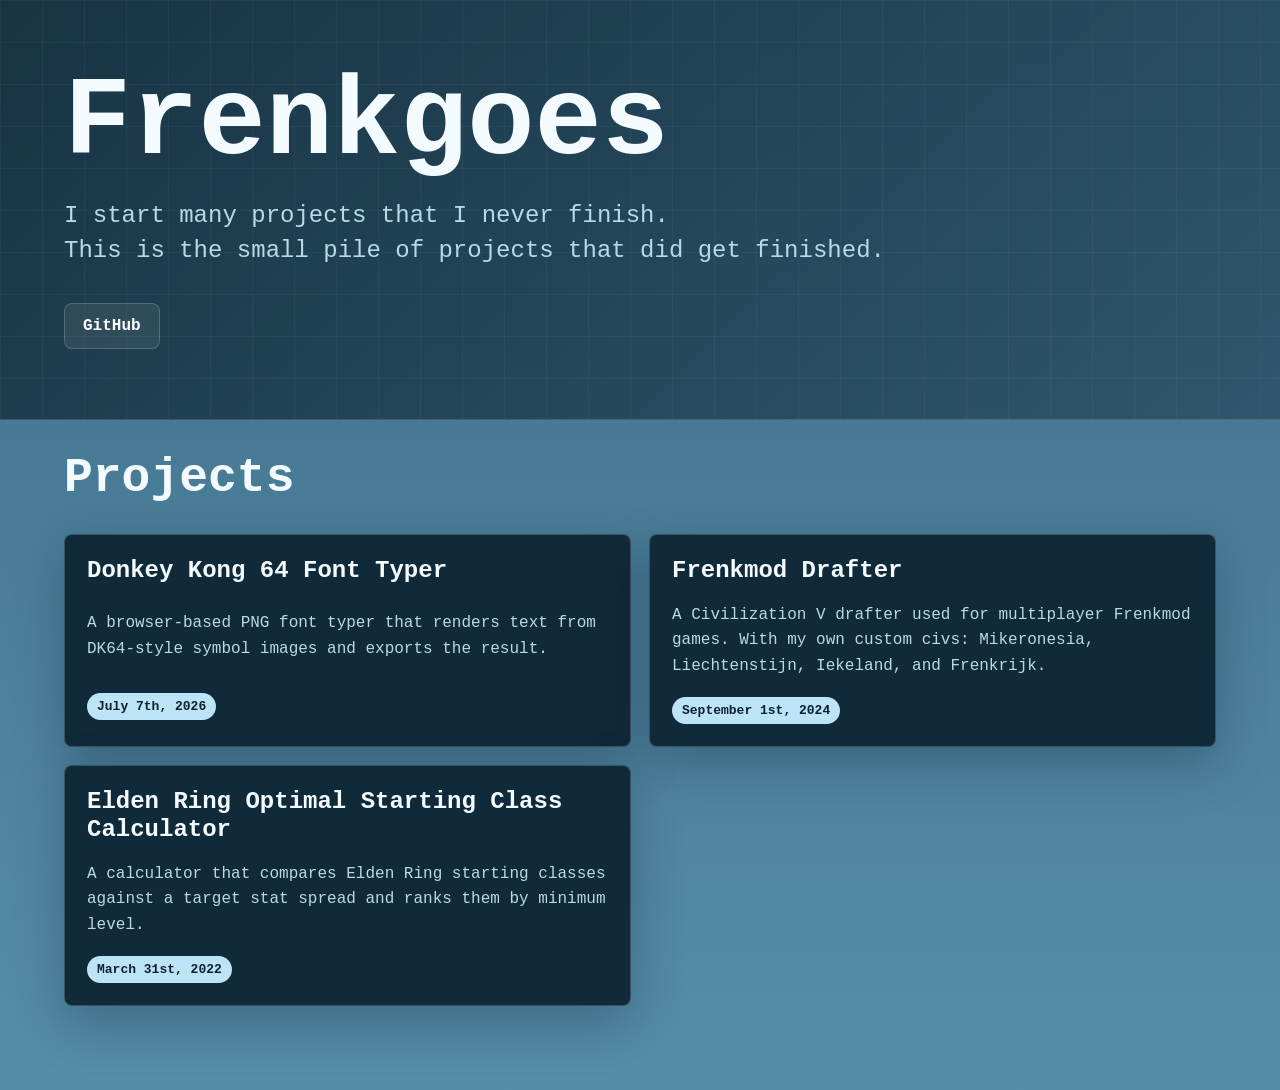
<file: index.html>
<!DOCTYPE html>
<html lang="en">
<head>
    <meta charset="utf-8" />
    <meta name="viewport" content="width=device-width, initial-scale=1" />
    <meta name="description" content="Frenk's developer projects and web tools." />
    <title>Frenkgoes | Projects</title>
    <link rel="stylesheet" href="assets/css/site.css" />
    <script src="assets/js/projects.js" defer></script>
</head>
<body>
    <main>
        <section class="hero" aria-labelledby="hero-title">
            <div class="hero-content">
                <!--<p class="eyebrow">Developer portfolio</p>-->
                <h1 id="hero-title">Frenkgoes</h1>
                <p class="hero-copy">
                    I start many projects that I never finish.<br />
                    This is the small pile of projects that did get finished.
                </p>
                <div class="hero-actions">
                    <!--<a class="button button-primary" href="#projects">View projects</a>-->
                    <a class="button button-secondary" href="https://github.com/IAmFrenk" target="_blank">GitHub</a>
                </div>
            </div>
        </section>

        <section class="projects-section" id="projects" aria-labelledby="projects-title">
            <div class="section-heading">
                <h2 id="projects-title">Projects</h2>
                <!--<p class="eyebrow">Projects</p>
                <h2 id="projects-title">Things you can open</h2>
                <p>
                    A small collection of web tools, experiments, and utilities that are ready to use.
                </p>-->
            </div>

            <div class="project-grid" id="project-list"></div>
        </section>
    </main>

    <!--<footer class="site-footer">
        <span>Built by Frenk</span>
        <a href="https://github.com/IAmFrenk">github.com/IAmFrenk</a>
    </footer>-->
</body>
</html>
</file>
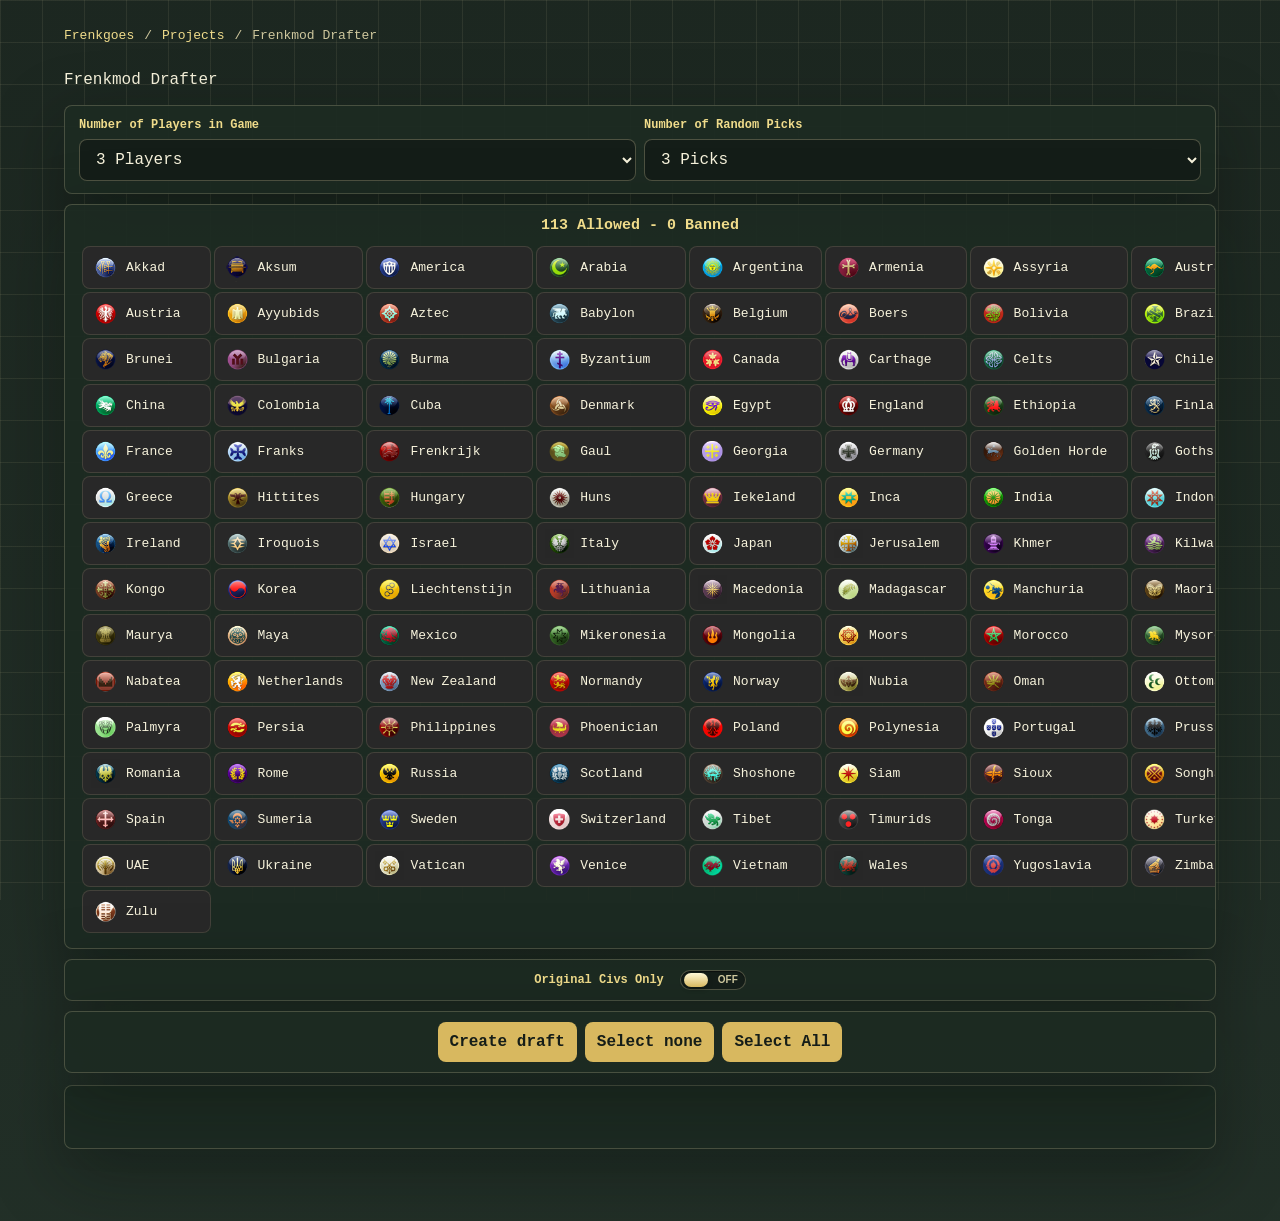
<file: projects/civ5-drafter/index.html>
﻿<!DOCTYPE html PUBLIC "-//W3C//DTD XHTML 1.0 Transitional//EN" "http://www.w3.org/TR/xhtml1/DTD/xhtml1-transitional.dtd">
<html lang="en">

<head>
    <meta charset="utf-8" />
    <meta name="viewport" content="width=device-width, initial-scale=1" />
    <meta name="description" content="Draft randomized Civilization V picks for multiplayer Frenkmod games." />
    <title>Frenkmod Drafter | Frenkgoes</title>
    <link href="styles/civ5drafter.css" rel="stylesheet" type="text/css" />
    <script src="https://ajax.googleapis.com/ajax/libs/jquery/3.3.1/jquery.min.js"></script>
    <script src="scripts/drafter.js"></script>
</head>

<body>
    <main class="page-shell">
        <nav class="breadcrumbs" aria-label="Breadcrumb">
            <a href="../../">Frenkgoes</a>
            <span aria-hidden="true">/</span>
            <a href="../../#projects">Projects</a>
            <span aria-hidden="true">/</span>
            <span>Frenkmod Drafter</span>
        </nav>

        <div id="main">
            <div id="header">
                <p class="headline">Frenkmod Drafter</p>
            </div>
            <form method="post">
                <div id="playerdetails">
                    <ul>
                        <li>
                            <label>Number of Players in Game</label>
                            <select class="drafterdropbox" id="gameplayers">
                                <option>1 Player</option>
                                <option>2 Players</option>
                                <option selected="selected">3 Players</option>
                                <option>4 Players</option>
                                <option>5 Players</option>
                                <option>6 Players</option>
                                <option>7 Players</option>
                                <option>8 Players</option>
                                <option>9 Players</option>
                                <option>10 Players</option>
                                <option>11 Players</option>
                                <option>12 Players</option>
                            </select>
                        </li>
                        <li>
                            <label>Number of Random Picks</label>
                            <select class="drafterdropbox" id="picks">
                                <option>1 Pick</option>
                                <option>2 Picks</option>
                                <option selected="selected">3 Picks</option>
                                <option>4 Picks</option>
                                <option>5 Picks</option>
                                <option>6 Picks</option>
                                <option>7 Picks</option>
                                <option>8 Picks</option>
                                <option>9 Picks</option>
                                <option>10 Picks</option>
                            </select>
                        </li>
                    </ul>
                </div>

                <div id="civselections">
                    <p class="selectorheadline">113 Allowed - 0 Banned</p>
                    <table id="civilizations">
                        <tr>
                            <td class="Akkad"><img src="img/akkad.png" /></img>Akkad</td>
                            <td class="Aksum"><img src="img/aksum.png" /></img>Aksum</td>
                            <td class="America"><img src="img/america.png" /></img>America</td>
                            <td class="Arabia"><img src="img/arabia.png" /></img>Arabia</td>
                            <td class="Argentina"><img src="img/argentina.png" /></img>Argentina</td>
                            <td class="Armenia"><img src="img/armenia.png" /></img>Armenia</td>
                            <td class="Assyria"><img src="img/assyria.png" /></img>Assyria</td>
                            <td class="Australia"><img src="img/australia.png" /></img>Australia</td>
                        </tr>
                        <tr>
                            <td class="Austria"><img src="img/austria.png" /></img>Austria</td>
                            <td class="Ayyubids"><img src="img/ayyubids.png" /></img>Ayyubids</td>
                            <td class="Aztec"><img src="img/aztec.png" /></img>Aztec</td>
                            <td class="Babylon"><img src="img/babylon.png" /></img>Babylon</td>
                            <td class="Belgium"><img src="img/belgium.png" /></img>Belgium</td>
                            <td class="Boers"><img src="img/boers.png" /></img>Boers</td>
                            <td class="Bolivia"><img src="img/bolivia.png" /></img>Bolivia</td>
                            <td class="Brazil"><img src="img/brazil.png" /></img>Brazil</td>
                        </tr>
                        <tr>
                            <td class="Brunei"><img src="img/brunei.png" /></img>Brunei</td>
                            <td class="Bulgaria"><img src="img/bulgaria.png" /></img>Bulgaria</td>
                            <td class="Burma"><img src="img/burma.png" /></img>Burma</td>
                            <td class="Byzantium"><img src="img/byzantium.png" /></img>Byzantium</td>
                            <td class="Canada"><img src="img/canada.png" /></img>Canada</td>
                            <td class="Carthage"><img src="img/carthage.png" /></img>Carthage</td>
                            <td class="Celts"><img src="img/celts.png" /></img>Celts</td>
                            <td class="Chile"><img src="img/chile.png" /></img>Chile</td>
                        </tr>
                        <tr>
                            <td class="China"><img src="img/china.png" /></img>China</td>
                            <td class="Colombia"><img src="img/colombia.png" /></img>Colombia</td>
                            <td class="Cuba"><img src="img/cuba.png" /></img>Cuba</td>
                            <td class="Denmark"><img src="img/denmark.png" /></img>Denmark</td>
                            <td class="Egypt"><img src="img/egypt.png" /></img>Egypt</td>
                            <td class="England"><img src="img/england.png" /></img>England</td>
                            <td class="Ethiopia"><img src="img/ethiopia.png" /></img>Ethiopia</td>
                            <td class="Finland"><img src="img/finland.png" /></img>Finland</td>
                        </tr>
                        <tr>
                            <td class="France"><img src="img/france.png" /></img>France</td>
                            <td class="Franks"><img src="img/franks.png" /></img>Franks</td>
                            <td class="Frenkrijk"><img src="img/frenkrijk.png" /></img>Frenkrijk</td>
                            <td class="Gaul"><img src="img/gaul.png" /></img>Gaul</td>
                            <td class="Georgia"><img src="img/georgia.png" /></img>Georgia</td>
                            <td class="Germany"><img src="img/germany.png" /></img>Germany</td>
                            <td class="Golden"><img src="img/golden.png" /></img>Golden Horde</td>
                            <td class="Goths"><img src="img/goths.png" /></img>Goths</td>
                        </tr>
                        <tr>
                            <td class="Greece"><img src="img/greece.png" /></img>Greece</td>
                            <td class="Hittites"><img src="img/hittites.png" /></img>Hittites</td>
                            <td class="Hungary"><img src="img/hungary.png" /></img>Hungary</td>
                            <td class="Huns"><img src="img/huns.png" /></img>Huns</td>
                            <td class="Iekeland"><img src="img/iekeland.png" /></img>Iekeland</td>
                            <td class="Inca"><img src="img/inca.png" /></img>Inca</td>
                            <td class="India"><img src="img/india.png" /></img>India</td>
                            <td class="Indonesia"><img src="img/indonesia.png" /></img>Indonesia</td>
                        </tr>
                        <td class="Ireland"><img src="img/ireland.png" /></img>Ireland</td>
                        <td class="Iroquois"><img src="img/iroquois.png" /></img>Iroquois</td>
                        <td class="Israel"><img src="img/israel.png" /></img>Israel</td>
                        <td class="Italy"><img src="img/italy.png" /></img>Italy</td>
                        <td class="Japan"><img src="img/japan.png" /></img>Japan</td>
                        <td class="Jerusalem"><img src="img/jerusalem.png" /></img>Jerusalem</td>
                        <td class="Khmer"><img src="img/khmer.png" /></img>Khmer</td>
                        <td class="Kilwa"><img src="img/kilwa.png" /></img>Kilwa</td>
                        </tr>
                        <tr>
                            <td class="Kongo"><img src="img/kongo.png" /></img>Kongo</td>
                            <td class="Korea"><img src="img/korea.png" /></img>Korea</td>
                            <td class="Liechtenstijn"><img src="img/liechtenstijn.png" /></img>Liechtenstijn</td>
                            <td class="Lithuania"><img src="img/lithuania.png" /></img>Lithuania</td>
                            <td class="Macedonian"><img src="img/macedonian.png" /></img>Macedonia</td>
                            <td class="Madagascar"><img src="img/madagascar.png" /></img>Madagascar</td>
                            <td class="Manchuria"><img src="img/manchuria.png" /></img>Manchuria</td>
                            <td class="Maori"><img src="img/maori.png" /></img>Maori</td>
                        </tr>
                        <tr>
                            <td class="Maurya"><img src="img/maurya.png" /></img>Maurya</td>
                            <td class="Maya"><img src="img/maya.png" /></img>Maya</td>
                            <td class="Mexican"><img src="img/mexican.png" /></img>Mexico</td>
                            <td class="Mikeronesia"><img src="img/mikeronesia.png" /></img>Mikeronesia</td>
                            <td class="Mongolia"><img src="img/mongolia.png" /></img>Mongolia</td>
                            <td class="Moors"><img src="img/moors.png" /></img>Moors</td>
                            <td class="Morocco"><img src="img/morocco.png" /></img>Morocco</td>
                            <td class="Mysore"><img src="img/mysore.png" /></img>Mysore</td>
                        </tr>
                        <tr>
                            <td class="Nabatea"><img src="img/nabatea.png" /></img>Nabatea</td>
                            <td class="Netherlands"><img src="img/netherlands.png" /></img>Netherlands</td>
                            <td class="NewZealand"><img src="img/newzealand.png" /></img>New Zealand</td>
                            <td class="Normandy"><img src="img/normandy.png" /></img>Normandy</td>
                            <td class="Norway"><img src="img/norway.png" /></img>Norway</td>
                            <td class="Nubia"><img src="img/nubia.png" /></img>Nubia</td>
                            <td class="Oman"><img src="img/oman.png" /></img>Oman</td>
                            <td class="Ottomans"><img src="img/ottomans.png" /></img>Ottomans</td>
                        </tr>
                        <tr>
                            <td class="Palmyra"><img src="img/palmyra.png" /></img>Palmyra</td>
                            <td class="Persia"><img src="img/persia.png" /></img>Persia</td>
                            <td class="Philippines"><img src="img/philippines.png" /></img>Philippines</td>
                            <td class="Phoenician"><img src="img/phoenician.png" /></img>Phoenician</td>
                            <td class="Poland"><img src="img/poland.png" /></img>Poland</td>
                            <td class="Polynesia"><img src="img/polynesia.png" /></img>Polynesia</td>
                            <td class="Portugal"><img src="img/portugal.png" /></img>Portugal</td>
                            <td class="Prussian"><img src="img/prussian.png" /></img>Prussia</td>
                        </tr>
                        <tr>
                            <td class="Romania"><img src="img/romania.png" /></img>Romania</td>
                            <td class="Rome"><img src="img/rome.png" /></img>Rome</td>
                            <td class="Russia"><img src="img/russia.png" /></img>Russia</td>
                            <td class="Scotland"><img src="img/scotland.png" /></img>Scotland</td>
                            <td class="Shoshone"><img src="img/shoshone.png" /></img>Shoshone</td>
                            <td class="Siam"><img src="img/siam.png" /></img>Siam</td>
                            <td class="Sioux"><img src="img/sioux.png" /></img>Sioux</td>
                            <td class="Songhai"><img src="img/songhai.png" /></img>Songhai</td>
                        </tr>
                        <tr>
                            <td class="Spain"><img src="img/spain.png" /></img>Spain</td>
                            <td class="Sumeria"><img src="img/sumeria.png" /></img>Sumeria</td>
                            <td class="Sweden"><img src="img/sweden.png" /></img>Sweden</td>
                            <td class="Switzerland"><img src="img/switzerland.png" /></img>Switzerland</td>
                            <td class="Tibet"><img src="img/tibet.png" /></img>Tibet</td>
                            <td class="Timurids"><img src="img/timurids.png" /></img>Timurids</td>
                            <td class="Tonga"><img src="img/tonga.png" /></img>Tonga</td>
                            <td class="Turkey"><img src="img/turkey.png" /></img>Turkey</td>
                        </tr>
                        <tr>
                            <td class="UAE"><img src="img/uae.png" /></img>UAE</td>
                            <td class="Ukraine"><img src="img/ukraine.png" /></img>Ukraine</td>
                            <td class="Vatican"><img src="img/vatican.png" /></img>Vatican</td>
                            <td class="Venetian"><img src="img/venetian.png" /></img>Venice</td>
                            <td class="Vietnam"><img src="img/vietnam.png" /></img>Vietnam</td>
                            <td class="Wales"><img src="img/wales.png" /></img>Wales</td>
                            <td class="Yugoslavia"><img src="img/yugoslavia.png" /></img>Yugoslavia</td>
                            <td class="Zimbabwe"><img src="img/zimbabwe.png" /></img>Zimbabwe</td>
                        </tr>
                        <tr>
                            <td class="Zulu"><img src="img/zulu.png" /></img>Zulu</td>
                        </tr>
                    </table>
                </div>
                <div id="nqonly">
                    <label>Original Civs Only</label>
                    <div class="slideThree">
                        <input type="checkbox" value="None" id="slideThree" name="check" unchecked=unchecked />
                        <label for="slideThree"></label>
                    </div>

                </div>
                <div id="buttons">
                    <input class="submitbutton" name="create" id="create" type="button" value="Create draft" />
                    <input class="submitbutton" name="all" id="all" type="button" value="Select none" />
                    <input class="submitbutton" name="reset" id="reset" type="button" value="Select All" />
                </div>
            </form>

            <div id="results">
            </div>
        </div>

        <div id="copyresultstext">
            <textarea rows="4" cols="50" id="copyTarget">
			Text to Copy
		</textarea>
        </div>
    </main>
</body>
</html>
</file>
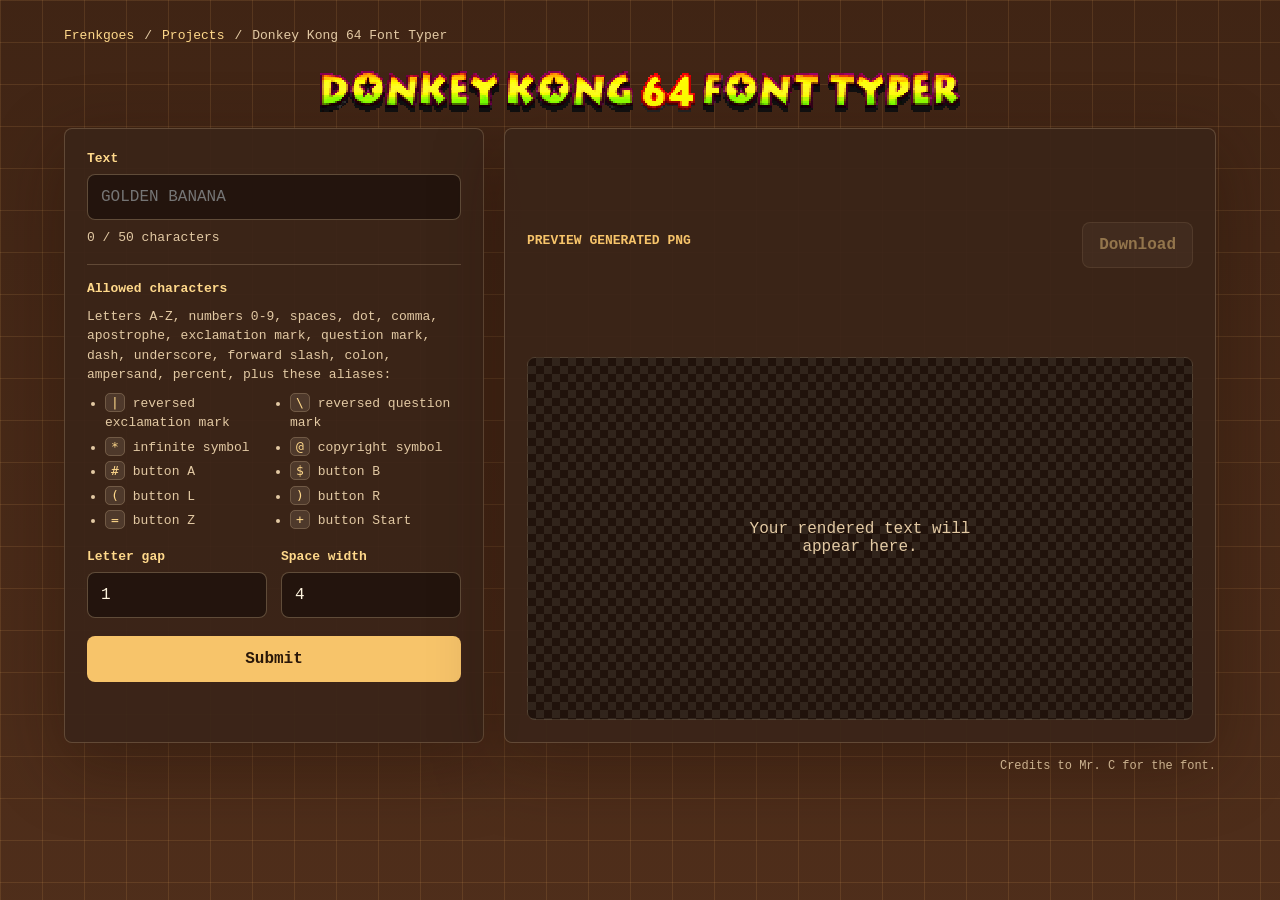
<file: projects/dk64-font-typer/index.html>
<!DOCTYPE html>
<html lang="en">
<head>
	<meta charset="utf-8" />
	<meta name="viewport" content="width=device-width, initial-scale=1" />
	<meta name="description" content="Type text with Donkey Kong 64 style symbol PNGs and export the result as an image." />
	<title>Donkey Kong 64 Font Typer | Frenkgoes</title>
	<link rel="stylesheet" href="styles.css" />
	<script src="app.js" defer></script>
</head>
<body>
	<div class="flyby-layer" id="flyby-layer" aria-hidden="true"></div>
	<main class="page-shell">
		<nav class="breadcrumbs" aria-label="Breadcrumb">
			<a href="../../">Frenkgoes</a>
			<span aria-hidden="true">/</span>
			<a href="../../#projects">Projects</a>
			<span aria-hidden="true">/</span>
			<span>Donkey Kong 64 Font Typer</span>
		</nav>

		<section class="hero-panel" aria-label="Donkey Kong 64 Font Typer logo">
			<img class="hero-logo" src="./logo.png" alt="Donkey Kong 64 Font Typer logo" width="343" height="22" />
		</section>

		<section class="tool-grid" aria-label="Font typer tool">
			<form class="tool-panel" id="typer-form">
				<div class="field-group">
					<label for="text-input">Text</label>
					<input id="text-input" name="text" type="text" autocomplete="off" placeholder="GOLDEN BANANA" aria-describedby="character-count" />
					<p class="field-note" id="character-count">0 / 50 characters</p>
					<div class="allowed-characters">
						<p class="allowed-title">Allowed characters</p>
						<p>Letters A-Z, numbers 0-9, spaces, dot, comma, apostrophe, exclamation mark, question mark, dash, underscore, forward slash, colon, ampersand, percent, plus these aliases:</p>
						<ul>
							<li><code>|</code> reversed exclamation mark</li>
							<li><code>\</code> reversed question mark</li>
							<li><code>*</code> infinite symbol</li>
							<li><code>@</code> copyright symbol</li>
							<li><code>#</code> button A</li>
							<li><code>$</code> button B</li>
							<li><code>(</code> button L</li>
							<li><code>)</code> button R</li>
							<li><code>=</code> button Z</li>
							<li><code>+</code> button Start</li>
						</ul>
					</div>
				</div>

				<div class="number-row">
					<div class="field-group">
						<label for="letter-spacing-input">Letter gap</label>
						<input id="letter-spacing-input" name="letterSpacing" type="number" step="1" value="1" />
					</div>
					<div class="field-group">
						<label for="space-width-input">Space width</label>
						<input id="space-width-input" name="spaceWidth" type="number" inputmode="numeric" min="0" step="1" value="4" />
					</div>
				</div>

				<button class="button-primary" type="submit">Submit</button>
				<p class="warning" id="warning-message" role="alert" aria-live="polite"></p>
			</form>

			<section class="preview-panel" aria-labelledby="preview-title">
				<div class="preview-header">
					<div>
						<p class="eyebrow">Preview generated PNG</p>
					</div>
					<button class="button-secondary" id="download-button" type="button" disabled>Download</button>
				</div>
				<div class="canvas-wrap">
					<canvas id="preview-canvas" width="1" height="1" aria-label="Generated text preview"></canvas>
					<p class="empty-preview" id="empty-preview">Your rendered text will appear here.</p>
				</div>
			</section>

			<p class="credit-note">Credits to Mr. C for the font.</p>
		</section>
	</main>
</body>
</html>
</file>
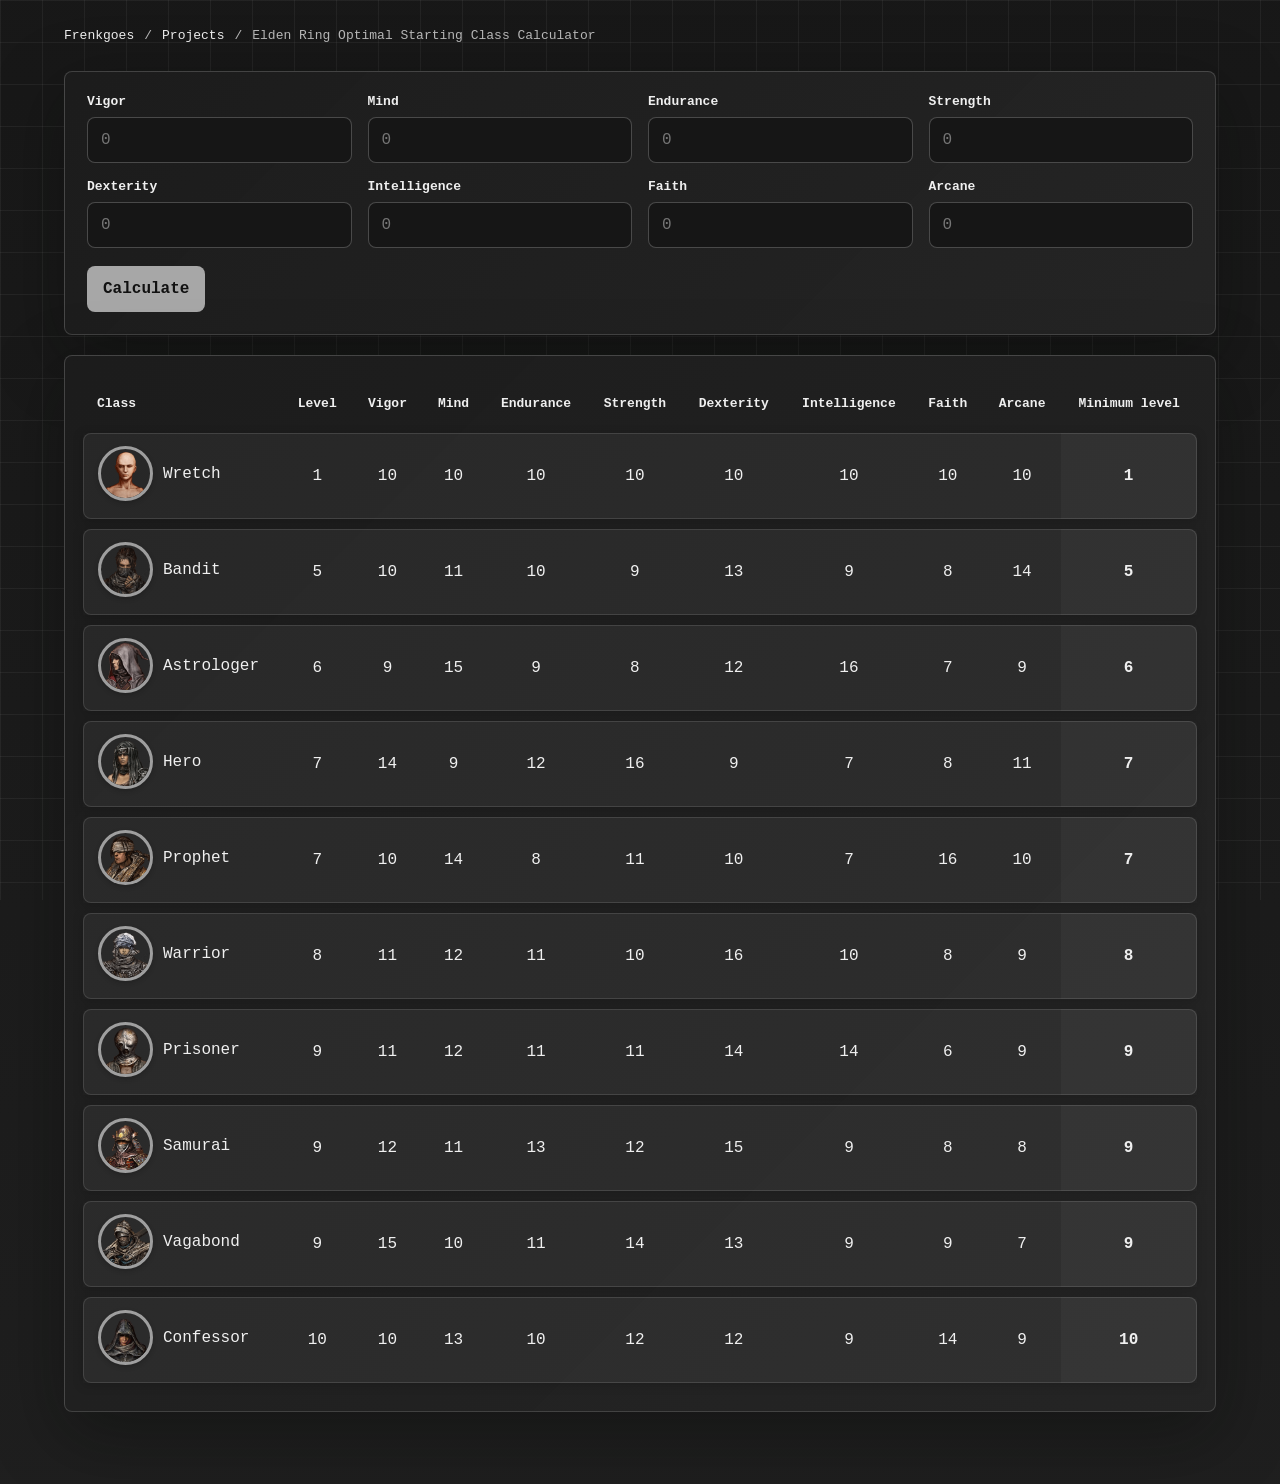
<file: projects/elden-ring-starting-class-calculator/index.html>
<!DOCTYPE html>
<html lang="en">
<head>
    <meta charset="utf-8" />
    <meta name="viewport" content="width=device-width, initial-scale=1" />
    <meta name="description" content="Find the optimal Elden Ring starting class for a target stat spread." />
    <title>Elden Ring Optimal Starting Class Calculator</title>
    <link rel="stylesheet" href="style.css" />
</head>
<body>
    <main class="page-shell">
        <nav class="breadcrumbs" aria-label="Breadcrumb">
            <a href="../../">Frenkgoes</a>
            <span aria-hidden="true">/</span>
            <a href="../../#projects">Projects</a>
            <span aria-hidden="true">/</span>
            <span>Elden Ring Optimal Starting Class Calculator</span>
        </nav>

        <section class="calculator-panel" aria-label="Target stats">
            <form class="stat-form" id="stat-form">
                <label><span>Vigor</span><input type="number" id="vigor" name="vigor" min="0" max="99" placeholder="0" /></label>
                <label><span>Mind</span><input type="number" id="mind" name="mind" min="0" max="99" placeholder="0" /></label>
                <label><span>Endurance</span><input type="number" id="endurance" name="endurance" min="0" max="99" placeholder="0" /></label>
                <label><span>Strength</span><input type="number" id="strength" name="strength" min="0" max="99" placeholder="0" /></label>
                <label><span>Dexterity</span><input type="number" id="dexterity" name="dexterity" min="0" max="99" placeholder="0" /></label>
                <label><span>Intelligence</span><input type="number" id="intelligence" name="intelligence" min="0" max="99" placeholder="0" /></label>
                <label><span>Faith</span><input type="number" id="faith" name="faith" min="0" max="99" placeholder="0" /></label>
                <label><span>Arcane</span><input type="number" id="arcane" name="arcane" min="0" max="99" placeholder="0" /></label>
            </form>

            <button class="button-primary" type="button" id="calcButton">Calculate</button>
        </section>

        <section class="table-panel" aria-label="Starting class results">
            <table id="table">
                <thead>
                    <tr>
                        <th id="classTh">Class</th>
                        <th>Level</th>
                        <th>Vigor</th>
                        <th>Mind</th>
                        <th>Endurance</th>
                        <th>Strength</th>
                        <th>Dexterity</th>
                        <th>Intelligence</th>
                        <th>Faith</th>
                        <th>Arcane</th>
                        <th>Minimum level</th>
                    </tr>
                </thead>
                <tbody id="class-results"></tbody>
            </table>
        </section>
    </main>

    <script>
        const classes = [
            { id: "hero", name: "Hero", level: 7, vigor: 14, mind: 9, endurance: 12, strength: 16, dexterity: 9, intelligence: 7, faith: 8, arcane: 11 },
            { id: "bandit", name: "Bandit", level: 5, vigor: 10, mind: 11, endurance: 10, strength: 9, dexterity: 13, intelligence: 9, faith: 8, arcane: 14 },
            { id: "astrologer", name: "Astrologer", level: 6, vigor: 9, mind: 15, endurance: 9, strength: 8, dexterity: 12, intelligence: 16, faith: 7, arcane: 9 },
            { id: "warrior", name: "Warrior", level: 8, vigor: 11, mind: 12, endurance: 11, strength: 10, dexterity: 16, intelligence: 10, faith: 8, arcane: 9 },
            { id: "prisoner", name: "Prisoner", level: 9, vigor: 11, mind: 12, endurance: 11, strength: 11, dexterity: 14, intelligence: 14, faith: 6, arcane: 9 },
            { id: "confessor", name: "Confessor", level: 10, vigor: 10, mind: 13, endurance: 10, strength: 12, dexterity: 12, intelligence: 9, faith: 14, arcane: 9 },
            { id: "wretch", name: "Wretch", level: 1, vigor: 10, mind: 10, endurance: 10, strength: 10, dexterity: 10, intelligence: 10, faith: 10, arcane: 10 },
            { id: "vagabond", name: "Vagabond", level: 9, vigor: 15, mind: 10, endurance: 11, strength: 14, dexterity: 13, intelligence: 9, faith: 9, arcane: 7 },
            { id: "prophet", name: "Prophet", level: 7, vigor: 10, mind: 14, endurance: 8, strength: 11, dexterity: 10, intelligence: 7, faith: 16, arcane: 10 },
            { id: "samurai", name: "Samurai", level: 9, vigor: 12, mind: 11, endurance: 13, strength: 12, dexterity: 15, intelligence: 9, faith: 8, arcane: 8 }
        ];

        const stats = ["vigor", "mind", "endurance", "strength", "dexterity", "intelligence", "faith", "arcane"];
        const tbody = document.querySelector("#class-results");

        function targetStat(stat) {
            const value = Number(document.querySelector(`#${stat}`).value);
            return Number.isFinite(value) ? value : 0;
        }

        function minimumLevel(startingClass) {
            return stats.reduce((level, stat) => {
                const difference = targetStat(stat) - startingClass[stat];
                return difference > 0 ? level + difference : level;
            }, startingClass.level);
        }

        function renderResults() {
            const orderedClasses = classes
                .map((startingClass) => ({ ...startingClass, minimumLevel: minimumLevel(startingClass) }))
                .sort((a, b) => a.minimumLevel - b.minimumLevel || a.level - b.level || a.name.localeCompare(b.name));

            tbody.innerHTML = orderedClasses.map((startingClass) => `
                <tr>
                    <td>
                        <a class="class-link" href="https://eldenring.wiki.fextralife.com/${startingClass.name}">
                            <img src="img/${startingClass.id}.png" class="circle-img circle-img--small" alt="${startingClass.name}" />
                            <span>${startingClass.name}</span>
                        </a>
                    </td>
                    <td>${startingClass.level}</td>
                    <td>${startingClass.vigor}</td>
                    <td>${startingClass.mind}</td>
                    <td>${startingClass.endurance}</td>
                    <td>${startingClass.strength}</td>
                    <td>${startingClass.dexterity}</td>
                    <td>${startingClass.intelligence}</td>
                    <td>${startingClass.faith}</td>
                    <td>${startingClass.arcane}</td>
                    <td>${startingClass.minimumLevel}</td>
                </tr>
            `).join("");
        }

        document.querySelector("#calcButton").addEventListener("click", renderResults);
        document.querySelector("#stat-form").addEventListener("submit", (event) => {
            event.preventDefault();
            renderResults();
        });

        renderResults();
    </script>
</body>
</html>
</file>
<file: assets/css/site.css>
:root {
	--page: #5d99b8;
	--page-strong: #bde4f6;
	--surface: #102a3a;
	--surface-soft: #15384c;
	--text: #f4fbff;
	--muted: #b9d9e9;
	--line: rgba(244, 251, 255, 0.18);
	--accent: #bde4f6;
	--accent-strong: #ffffff;
	--button-text: #0b2230;
	--success-bg: #193f35;
	--success-line: #54c497;
	--success-text: #bff5dc;
	--shadow: 0 18px 50px rgba(3, 20, 31, 0.26);
}

.theme-light {
	--page: #eaf7ff;
	--page-strong: #d8effd;
	--surface: #ffffff;
	--surface-soft: #f7fcff;
	--text: #132434;
	--muted: #52697a;
	--line: #b9d9eb;
	--accent: #256b91;
	--accent-strong: #174f70;
	--button-text: #ffffff;
	--success-bg: #e5f7ed;
	--success-line: #bfe8cf;
	--success-text: #1f6b3c;
	--shadow: 0 18px 50px rgba(37, 107, 145, 0.13);
}

* {
	box-sizing: border-box;
}

html {
	scroll-behavior: smooth;
}

body {
	background:
		linear-gradient(180deg, rgba(8, 32, 48, 0.36), rgba(8, 32, 48, 0.1)),
		var(--page);
	color: var(--text);
	font-family: "SFMono-Regular", Consolas, "Liberation Mono", Menlo, monospace;
	margin: 0;
	min-height: 100vh;
}

body.theme-light {
	background: var(--page);
}

a {
	color: inherit;
}

.hero-actions,
.project-meta,
.site-footer {
	align-items: center;
	display: flex;
}

.hero {
	background:
		linear-gradient(135deg, rgba(16, 42, 58, 0.92), rgba(21, 56, 76, 0.72)),
		rgba(159, 212, 238, 0.5);
	border-bottom: 1px solid var(--line);
	min-height: 420px;
	padding: 72px clamp(20px, 5vw, 72px) 44px;
	position: relative;
}

.theme-light .hero {
	background:
		linear-gradient(135deg, rgba(255, 255, 255, 0.88), rgba(216, 239, 253, 0.5)),
		var(--page);
}

.hero::after {
	background:
		linear-gradient(var(--line) 1px, transparent 1px),
		linear-gradient(90deg, var(--line) 1px, transparent 1px);
	background-size: 42px 42px;
	bottom: 0;
	content: "";
	left: 0;
	opacity: 0.22;
	position: absolute;
	right: 0;
	top: 0;
}

.hero-content {
	max-width: 920px;
	position: relative;
	z-index: 1;
}

.eyebrow {
	color: var(--accent);
	font-size: 13px;
	font-weight: 800;
	letter-spacing: 0;
	margin: 0 0 12px;
	text-transform: uppercase;
}

h1,
h2,
p {
	margin-top: 0;
}

h1 {
	font-size: 112px;
	line-height: 0.92;
	margin-bottom: 24px;
}

.hero-copy {
	color: var(--muted);
	font-size: 24px;
	line-height: 1.45;
	margin-bottom: 34px;
	max-width: 860px;
}

.hero-actions {
	flex-wrap: wrap;
	gap: 12px;
}

.button {
	border-radius: 8px;
	font-weight: 750;
	padding: 13px 18px;
	text-decoration: none;
}

.button-primary {
	background: var(--accent);
	color: var(--button-text);
}

.button-primary:hover {
	background: var(--accent-strong);
	color: var(--button-text);
}

.button-secondary {
	background: rgba(255, 255, 255, 0.08);
	border: 1px solid var(--line);
	color: var(--accent-strong);
}

.projects-section {
	padding: 34px clamp(20px, 5vw, 72px) 84px;
}

.section-heading {
	max-width: 720px;
}

.section-heading h2 {
	font-size: 48px;
	line-height: 1;
	margin-bottom: 18px;
}

.section-heading p {
	color: var(--muted);
	font-size: 18px;
	line-height: 1.6;
}

.project-grid {
	display: grid;
	gap: 18px;
	grid-template-columns: repeat(2, minmax(0, 1fr));
	margin-top: 32px;
	max-width: 1180px;
}

.project-card {
	background: var(--surface);
	border: 1px solid var(--line);
	border-radius: 8px;
	box-shadow: var(--shadow);
	display: grid;
	gap: 18px;
	padding: 22px;
	text-decoration: none;
	transition: transform 160ms ease, border-color 160ms ease, box-shadow 160ms ease;
}

.project-card:hover {
	border-color: var(--accent);
	box-shadow: 0 22px 60px rgba(3, 20, 31, 0.34);
	transform: translateY(-2px);
}

.project-topline {
	align-items: center;
	display: flex;
	justify-content: space-between;
	gap: 14px;
}

.project-card h3 {
	font-size: 24px;
	line-height: 1.15;
	margin: 0;
}

.project-card p {
	color: var(--muted);
	line-height: 1.6;
	margin: 0;
}

.project-meta {
	color: var(--accent-strong);
	flex-wrap: wrap;
	font-size: 13px;
	font-weight: 750;
	gap: 8px;
}

.project-meta span {
	background: var(--page-strong);
	border-radius: 999px;
	color: var(--button-text);
	padding: 6px 10px;
}

.no-script-card {
	display: inline-grid;
	margin-top: 24px;
	max-width: 420px;
}

.site-footer {
	border-top: 1px solid var(--line);
	color: var(--muted);
	gap: 12px;
	justify-content: space-between;
	padding: 24px clamp(20px, 5vw, 72px);
}

.site-footer a {
	color: var(--accent-strong);
	font-weight: 700;
	text-decoration: none;
}

@media (max-width: 700px) {
	.project-grid {
		grid-template-columns: 1fr;
	}

	.site-footer {
		align-items: flex-start;
		flex-direction: column;
	}

	.hero {
		min-height: 380px;
		padding-top: 64px;
	}

	h1 {
		font-size: 56px;
	}

	.hero-copy {
		font-size: 19px;
	}

	.section-heading h2 {
		font-size: 34px;
	}

}
</file>
<file: projects/civ5-drafter/styles/civ5drafter.css>
:root {
	--page: #26352c;
	--page-dark: #151d18;
	--surface: #1d2b22;
	--surface-soft: #263a2e;
	--line: rgba(230, 220, 171, 0.22);
	--grid-line: rgba(230, 220, 171, 0.13);
	--text: #f7f3dc;
	--muted: #cec79d;
	--accent: #d8b85f;
	--accent-strong: #f0dc8b;
	--danger: #f0b15f;
	--button-text: #151d18;
	--shadow: 0 22px 70px rgba(8, 13, 10, 0.36);
}

* {
	box-sizing: border-box;
}

body {
	background:
		linear-gradient(180deg, rgba(21, 29, 24, 0.58), rgba(21, 29, 24, 0.24)),
		var(--page);
	color: var(--text);
	font-family: "SFMono-Regular", Consolas, "Liberation Mono", Menlo, monospace;
	margin: 0;
	min-height: 100vh;
}

a {
	color: inherit;
}

.page-shell {
	padding: 28px clamp(18px, 5vw, 72px) 72px;
	position: relative;
}

.page-shell::before {
	background:
		linear-gradient(var(--grid-line) 1px, transparent 1px),
		linear-gradient(90deg, var(--grid-line) 1px, transparent 1px);
	background-size: 42px 42px;
	content: "";
	inset: 0;
	opacity: 0.7;
	pointer-events: none;
	position: fixed;
}

.breadcrumbs,
.hero-panel,
#main {
	position: relative;
	z-index: 1;
}

.breadcrumbs {
	align-items: center;
	color: var(--muted);
	display: flex;
	flex-wrap: wrap;
	font-size: 13px;
	gap: 10px;
	margin-bottom: 28px;
}

.breadcrumbs a {
	color: var(--accent-strong);
	text-decoration: none;
}

.breadcrumbs a:hover {
	text-decoration: underline;
}

.hero-panel {
	align-items: center;
	background:
		linear-gradient(135deg, rgba(29, 43, 34, 0.96), rgba(38, 58, 46, 0.88)),
		var(--surface);
	border: 1px solid var(--line);
	border-radius: 8px;
	box-shadow: var(--shadow);
	display: grid;
	gap: 28px;
	grid-template-columns: 180px minmax(0, 1fr);
	margin-bottom: 24px;
	padding: 28px;
}

.civ-emblems {
	background:
		linear-gradient(135deg, rgba(216, 184, 95, 0.2), rgba(247, 243, 220, 0.08)),
		var(--surface-soft);
	border: 1px dashed rgba(240, 220, 139, 0.7);
	border-radius: 8px;
	display: grid;
	gap: 12px;
	grid-template-columns: repeat(2, minmax(0, 1fr));
	padding: 22px;
}

.civ-emblems img {
	display: block;
	height: auto;
	width: 100%;
}

.eyebrow {
	color: var(--accent);
	font-size: 13px;
	font-weight: 800;
	letter-spacing: 0;
	margin: 0 0 10px;
	text-transform: uppercase;
}

h1,
h2,
p {
	margin-top: 0;
}

h1 {
	font-size: 56px;
	line-height: 0.95;
	margin-bottom: 18px;
	max-width: 920px;
}

.hero-copy p:not(.eyebrow) {
	color: var(--muted);
	font-size: 18px;
	line-height: 1.6;
	margin-bottom: 0;
	max-width: 840px;
}

#main {
	margin: 0 auto;
	width: 100%;
}

form {
	display: grid;
	gap: 10px;
	margin: 0;
}

#playerdetails,
#civselections,
#nqonly,
#buttons,
#results {
	background: rgba(29, 43, 34, 0.92);
	border: 1px solid var(--line);
	border-radius: 8px;
	box-shadow: var(--shadow);
}

#playerdetails {
	padding: 12px 14px;
}

#playerdetails ul {
	display: grid;
	gap: 8px;
	grid-template-columns: repeat(2, minmax(220px, 1fr));
	list-style: none;
	margin: 0;
	padding: 0;
}

#playerdetails li {
	display: grid;
	gap: 6px;
}

label,
#playerdetails label {
	color: var(--accent-strong);
	font-size: 12px;
	font-weight: 800;
	line-height: 1.25;
}

input,
select {
	background: #141d18;
	border: 1px solid rgba(230, 220, 171, 0.28);
	border-radius: 8px;
	color: var(--text);
	font: inherit;
	min-height: 42px;
	outline: none;
	padding: 10px 12px;
	width: 100%;
}

input:focus,
select:focus {
	border-color: var(--accent);
	box-shadow: 0 0 0 3px rgba(216, 184, 95, 0.18);
}

#civselections {
	overflow-x: auto;
	padding: 12px 14px;
}

.selectorheadline {
	color: var(--accent-strong);
	font-size: 15px;
	font-weight: 800;
	line-height: 1.2;
	margin-bottom: 8px;
	text-align: center;
}

#civilizations {
	border-collapse: separate;
	border-spacing: 3.3px;
	color: var(--text);
	font-size: 13px;
	min-width: 1188px;
	text-align: left;
	width: 100%;
}

#civilizations td {
	background-color: #282828;
	border: 1px solid rgba(230, 220, 171, 0.14);
	border-radius: 8px;
	cursor: pointer;
	line-height: 1.2;
	min-width: 119px;
	padding: 6px 8px;
	transition: border-color 160ms ease, transform 160ms ease;
	vertical-align: middle;
}

#civilizations td:hover {
	border-color: var(--accent);
	transform: translateY(-1px);
}

#civilizations img {
	height: auto;
	margin-right: 6px;
	vertical-align: middle;
	width: 29px;
}

#nqonly {
	align-items: center;
	display: flex;
	gap: 16px;
	justify-content: center;
	padding: 10px 14px;
	text-align: center;
}

#buttons {
	display: flex;
	flex-wrap: wrap;
	gap: 8px;
	justify-content: center;
	padding: 10px 14px;
}

.submitbutton {
	background: var(--accent);
	border: 0;
	border-radius: 8px;
	color: var(--button-text);
	cursor: pointer;
	font: inherit;
	font-weight: 800;
	min-height: 40px;
	padding: 9px 12px;
	width: auto;
}

.submitbutton:hover,
.submitbutton:focus {
	background: var(--accent-strong);
}

.drafterdropbox {
	cursor: pointer;
}

#results {
	margin-top: 12px;
	min-height: 64px;
	overflow-x: auto;
	padding: 10px 14px;
	text-align: center;
}

.drawerror {
	color: var(--danger);
	font-weight: 800;
	line-height: 1.6;
	margin: 0;
	text-align: center;
}

.drawresults {
	background: rgba(20, 29, 24, 0.94);
	border: 1px solid var(--line);
	border-collapse: separate;
	border-radius: 8px;
	border-spacing: 0;
	color: var(--text);
	margin: 0 auto;
	overflow: hidden;
}

.drawresults td {
	border-bottom: 1px solid rgba(230, 220, 171, 0.14);
	padding: 8px 10px;
	vertical-align: middle;
}

.drawresults tr:last-child td {
	border-bottom: 0;
}

#results img {
	height: auto;
	margin-right: 6px;
	vertical-align: middle;
	width: 24px;
}

#copyresults {
	margin-top: 16px;
	text-align: center;
}

#copyresultstext {
	left: -9999px;
	position: absolute;
}

.rescopied {
	color: var(--accent-strong);
	font-size: 13px;
	font-weight: 800;
	margin: 0 0 10px;
	text-align: center;
}

.slideThree {
	background: #141d18;
	border: 1px solid rgba(230, 220, 171, 0.28);
	border-radius: 999px;
	box-shadow: inset 0 1px 1px rgba(0, 0, 0, 0.5);
	height: 20px;
	margin: 0;
	position: relative;
	width: 66px;
}

.slideThree::after {
	color: var(--muted);
	content: "OFF";
	font: 700 10px/18px Arial, sans-serif;
	position: absolute;
	right: 7px;
	top: 0;
	z-index: 0;
}

.slideThree::before {
	color: var(--accent-strong);
	content: "ON";
	font: 700 10px/18px Arial, sans-serif;
	left: 7px;
	position: absolute;
	top: 0;
	z-index: 0;
}

.slideThree label {
	background: linear-gradient(to bottom, #fff8d7 0%, #d8b85f 100%);
	border-radius: 999px;
	box-shadow: 0 2px 5px rgba(0, 0, 0, 0.3);
	cursor: pointer;
	display: block;
	height: 14px;
	left: 3px;
	position: absolute;
	top: 2px;
	transition: all 0.4s ease;
	width: 24px;
	z-index: 1;
}

.slideThree input[type="checkbox"] {
	visibility: hidden;
}

.slideThree input[type="checkbox"]:checked + label {
	left: 39px;
}

@media (max-width: 820px) {
	.hero-panel,
	#playerdetails ul {
		grid-template-columns: 1fr;
	}

	.civ-emblems {
		max-width: 180px;
	}

	h1 {
		font-size: 40px;
	}

	#nqonly {
		align-items: flex-start;
		flex-direction: column;
	}
}
</file>
<file: projects/dk64-font-typer/styles.css>
:root {
	--page: #5a351f;
	--page-dark: #2d1a11;
	--surface: #3a2418;
	--surface-soft: #4b2d1c;
	--line: rgba(255, 222, 174, 0.2);
	--grid-line: rgba(255, 192, 111, 0.18);
	--text: #fff5df;
	--muted: #e3caa4;
	--accent: #f7c46a;
	--accent-strong: #ffd98b;
	--danger: #ffb36f;
	--button-text: #291709;
	--shadow: 0 22px 70px rgba(30, 13, 6, 0.38);
}

* {
	box-sizing: border-box;
}

body {
	background:
		linear-gradient(180deg, rgba(38, 20, 10, 0.5), rgba(38, 20, 10, 0.22)),
		var(--page);
	color: var(--text);
	font-family: "SFMono-Regular", Consolas, "Liberation Mono", Menlo, monospace;
	margin: 0;
	min-height: 100vh;
	overflow-x: hidden;
}

a {
	color: inherit;
}

.flyby-layer {
	inset: 0;
	overflow: hidden;
	pointer-events: none;
	position: fixed;
	z-index: 0;
}

.flyby {
	left: 0;
	opacity: 0;
	position: absolute;
	top: 0;
	user-select: none;
	width: clamp(52px, 8vw, 96px);
	will-change: transform, opacity;
	filter: drop-shadow(0 8px 12px rgba(25, 12, 6, 0.32));
	animation: flyby-path linear forwards;
}

@keyframes flyby-path {
	0% {
		opacity: 0;
		transform: translate(var(--start-x), var(--start-y)) rotate(var(--start-rotation));
	}

	12% {
		opacity: 0.9;
	}

	88% {
		opacity: 0.9;
	}

	100% {
		opacity: 0;
		transform: translate(var(--end-x), var(--end-y)) rotate(var(--end-rotation));
	}
}

.page-shell {
	padding: 28px clamp(18px, 5vw, 72px) 72px;
	position: relative;
	z-index: 1;
}

.page-shell::before {
	background:
		linear-gradient(var(--grid-line) 1px, transparent 1px),
		linear-gradient(90deg, var(--grid-line) 1px, transparent 1px);
	background-size: 42px 42px;
	content: "";
	inset: 0;
	opacity: 0.68;
	pointer-events: none;
	position: fixed;
	z-index: 0;
}

.breadcrumbs,
.hero-panel,
.tool-grid {
	position: relative;
	z-index: 1;
}

.breadcrumbs {
	align-items: center;
	color: var(--muted);
	display: flex;
	flex-wrap: wrap;
	font-size: 13px;
	gap: 10px;
	margin-bottom: 28px;
}

.breadcrumbs a {
	color: var(--accent-strong);
	text-decoration: none;
}

.breadcrumbs a:hover {
	text-decoration: underline;
}

.hero-panel {
	align-items: center;
	background: transparent;
	border: 0;
	box-shadow: none;
	display: grid;
	justify-items: center;
	margin-bottom: 16px;
	padding: 0;
}

.credit-note {
	color: var(--muted);
	font-size: 12px;
	grid-column: 2;
	justify-self: end;
	margin: -4px 0 0;
	opacity: 0.85;
	text-align: right;
}

.eyebrow {
	color: var(--accent);
	font-size: 13px;
	font-weight: 800;
	letter-spacing: 0;
	margin: 0 0 10px;
	text-transform: uppercase;
}

h1,
h2,
p {
	margin-top: 0;
}

h2 {
	font-size: 26px;
	line-height: 1.1;
	margin-bottom: 0;
}

.hero-logo {
	display: block;
	height: auto;
	max-width: min(640px, 100%);
	image-rendering: pixelated;
	object-fit: contain;
	width: 100%;
}

.hero-logo:not([src]), .hero-logo[src=""] {
	visibility: hidden;
}

.tool-grid {
	display: grid;
	gap: 20px;
	grid-template-columns: minmax(280px, 420px) minmax(0, 1fr);
}

.tool-panel,
.preview-panel {
	background: rgba(58, 36, 24, 0.92);
	border: 1px solid var(--line);
	border-radius: 8px;
	box-shadow: var(--shadow);
}

.tool-panel {
	align-self: start;
	display: grid;
	gap: 18px;
	padding: 22px;
}

.field-group {
	display: grid;
	gap: 8px;
}

label {
	color: var(--accent-strong);
	font-size: 13px;
	font-weight: 800;
}

input {
	background: #23140d;
	border: 1px solid rgba(255, 222, 174, 0.28);
	border-radius: 8px;
	color: var(--text);
	font: inherit;
	min-height: 46px;
	outline: none;
	padding: 12px 13px;
	width: 100%;
}

input:focus {
	border-color: var(--accent);
	box-shadow: 0 0 0 3px rgba(247, 196, 106, 0.18);
}

.field-note,
.warning {
	font-size: 13px;
	line-height: 1.5;
	margin: 0;
	min-height: 20px;
}

.field-note {
	color: var(--muted);
}

.allowed-characters {
	border-top: 1px solid var(--line);
	color: var(--muted);
	display: grid;
	font-size: 13px;
	gap: 8px;
	line-height: 1.5;
	margin-top: 8px;
	padding-top: 14px;
}

.allowed-characters p,
.allowed-characters ul {
	margin: 0;
}

.allowed-title {
	color: var(--accent-strong);
	font-weight: 800;
}

.allowed-characters ul {
	display: grid;
	gap: 4px 14px;
	grid-template-columns: repeat(2, minmax(0, 1fr));
	padding-left: 18px;
}

code {
	background: rgba(255, 245, 223, 0.1);
	border: 1px solid var(--line);
	border-radius: 5px;
	color: var(--accent-strong);
	padding: 1px 5px;
}

.field-note.is-over-limit {
	color: var(--danger);
	font-weight: 800;
}

.warning {
	color: var(--danger);
	font-weight: 700;
}

.number-row {
	display: grid;
	gap: 14px;
	grid-template-columns: repeat(2, minmax(0, 1fr));
}

button {
	border: 0;
	border-radius: 8px;
	cursor: pointer;
	font: inherit;
	font-weight: 800;
	min-height: 46px;
	padding: 12px 16px;
}

.button-primary {
	background: var(--accent);
	color: var(--button-text);
}

.button-primary:hover,
.button-secondary:hover:not(:disabled) {
	background: var(--accent-strong);
}

.button-secondary {
	background: rgba(255, 245, 223, 0.08);
	border: 1px solid var(--line);
	color: var(--accent-strong);
}

.button-secondary:disabled {
	cursor: not-allowed;
	opacity: 0.45;
}

.preview-panel {
	display: grid;
	gap: 18px;
	min-width: 0;
	padding: 22px;
}

.preview-header {
	align-items: center;
	display: flex;
	gap: 16px;
	justify-content: space-between;
}

.canvas-wrap {
	align-items: center;
	background:
		linear-gradient(45deg, rgba(255, 245, 223, 0.08) 25%, transparent 25%),
		linear-gradient(-45deg, rgba(255, 245, 223, 0.08) 25%, transparent 25%),
		linear-gradient(45deg, transparent 75%, rgba(255, 245, 223, 0.08) 75%),
		linear-gradient(-45deg, transparent 75%, rgba(255, 245, 223, 0.08) 75%),
		#20120b;
	background-position: 0 0, 0 8px, 8px -8px, -8px 0;
	background-size: 16px 16px;
	border: 1px solid rgba(255, 222, 174, 0.16);
	border-radius: 8px;
	display: grid;
	min-height: 220px;
	overflow: auto;
	padding: 24px;
	position: relative;
}

canvas {
	display: block;
	image-rendering: pixelated;
	max-width: 100%;
	position: relative;
	z-index: 1;
}

.empty-preview {
	color: var(--muted);
	left: 50%;
	margin: 0;
	position: absolute;
	text-align: center;
	top: 50%;
	transform: translate(-50%, -50%);
	width: min(260px, calc(100% - 32px));
}

.has-preview .empty-preview {
	display: none;
}

@media (max-width: 820px) {
	.tool-grid,
	.number-row {
		grid-template-columns: 1fr;
	}

	.hero-panel {
		padding: 20px;
	}

	.preview-header {
		align-items: flex-start;
		flex-direction: column;
	}

	.allowed-characters ul {
		grid-template-columns: 1fr;
	}

	.credit-note {
		grid-column: auto;
		justify-self: start;
		margin-top: 0;
	}

	.flyby {
		width: clamp(44px, 16vw, 72px);
	}
}
</file>
<file: projects/elden-ring-starting-class-calculator/style.css>
:root {
    --page: #262626;
    --surface: #1a1a1a;
    --surface-soft: #232323;
    --line: rgba(255, 255, 255, 0.16);
    --grid-line: rgba(255, 255, 255, 0.08);
    --text: #f0f0f0;
    --muted: #b9b9b9;
    --accent: #a7a7a7;
    --accent-strong: #efefef;
    --button-text: #111111;
    --shadow: 0 22px 70px rgba(9, 11, 8, 0.38);
}

* {
    box-sizing: border-box;
}

body {
    background:
        linear-gradient(180deg, rgba(18, 18, 18, 0.72), rgba(18, 18, 18, 0.36)),
        var(--page);
    color: var(--text);
    font-family: "SFMono-Regular", Consolas, "Liberation Mono", Menlo, monospace;
    margin: 0;
    min-height: 100vh;
}

a {
    color: inherit;
}

.page-shell {
    padding: 28px clamp(18px, 5vw, 72px) 72px;
    position: relative;
}

.page-shell::before {
    background:
        linear-gradient(var(--grid-line) 1px, transparent 1px),
        linear-gradient(90deg, var(--grid-line) 1px, transparent 1px);
    background-size: 42px 42px;
    content: "";
    inset: 0;
    opacity: 0.7;
    pointer-events: none;
    position: fixed;
}

.breadcrumbs,
.hero-panel,
.calculator-panel,
.table-panel {
    position: relative;
    z-index: 1;
}

.breadcrumbs {
    align-items: center;
    color: var(--muted);
    display: flex;
    flex-wrap: wrap;
    font-size: 13px;
    gap: 10px;
    margin-bottom: 28px;
}

.breadcrumbs a {
    color: var(--accent-strong);
    text-decoration: none;
}

.breadcrumbs a:hover,
.class-link:hover {
    text-decoration: underline;
}

.hero-panel,
.calculator-panel,
.table-panel {
    background:
        linear-gradient(135deg, rgba(28, 28, 28, 0.96), rgba(38, 38, 38, 0.88)),
        var(--surface);
    border: 1px solid var(--line);
    border-radius: 8px;
    box-shadow: var(--shadow);
}

.hero-panel {
    align-items: center;
    display: grid;
    gap: 28px;
    grid-template-columns: 180px minmax(0, 1fr);
    margin-bottom: 24px;
    padding: 28px;
}

.class-emblems {
    background:
        linear-gradient(135deg, rgba(255, 255, 255, 0.09), rgba(255, 255, 255, 0.04)),
        var(--surface-soft);
    border: 1px dashed rgba(255, 255, 255, 0.2);
    border-radius: 8px;
    display: grid;
    gap: 12px;
    grid-template-columns: repeat(2, minmax(0, 1fr));
    padding: 22px;
}

.class-emblems img {
    border-radius: 999px;
    display: block;
    height: auto;
    width: 100%;
}

.eyebrow {
    color: var(--accent);
    font-size: 13px;
    font-weight: 800;
    letter-spacing: 0;
    margin: 0 0 10px;
    text-transform: uppercase;
}

h1,
p {
    margin-top: 0;
}

h1 {
    font-size: 56px;
    line-height: 0.95;
    margin-bottom: 18px;
    max-width: 960px;
}

.hero-copy p:not(.eyebrow) {
    color: var(--muted);
    font-size: 18px;
    line-height: 1.6;
    margin-bottom: 0;
    max-width: 820px;
}

.calculator-panel {
    display: grid;
    gap: 18px;
    margin-bottom: 20px;
    padding: 22px;
}

.stat-form {
    display: grid;
    gap: 16px;
    grid-template-columns: repeat(4, minmax(160px, 1fr));
}

label {
    display: grid;
    gap: 8px;
}

label span {
    color: var(--accent-strong);
    font-size: 13px;
    font-weight: 800;
}

input {
    background: #161616;
    border: 1px solid rgba(255, 255, 255, 0.22);
    border-radius: 8px;
    color: var(--text);
    font: inherit;
    min-height: 46px;
    outline: none;
    padding: 12px 13px;
    width: 100%;
}

input:focus {
    border-color: var(--accent);
    box-shadow: 0 0 0 3px rgba(255, 255, 255, 0.12);
}

.button-primary {
    background: var(--accent);
    border: 0;
    border-radius: 8px;
    color: var(--button-text);
    cursor: pointer;
    font: inherit;
    font-weight: 800;
    justify-self: start;
    min-height: 46px;
    padding: 12px 16px;
}

.button-primary:hover,
.button-primary:focus {
    background: var(--accent-strong);
}

.table-panel {
    overflow-x: auto;
    padding: 18px;
}

table {
    border-collapse: separate;
    border-spacing: 0 10px;
    min-width: 1040px;
    width: 100%;
}

th,
td {
    padding: 12px 14px;
    text-align: center;
    vertical-align: middle;
}

th {
    color: var(--accent-strong);
    font-size: 13px;
    font-weight: 800;
}

th#classTh,
td:first-child {
    text-align: left;
}

tbody tr {
    box-shadow: 0 2px 10px rgba(0, 0, 0, 0.18);
}

tbody td {
    background: rgba(255, 255, 255, 0.05);
    border-bottom: 1px solid rgba(255, 255, 255, 0.12);
    border-top: 1px solid rgba(255, 255, 255, 0.12);
}

tbody td:first-child {
    border-left: 1px solid rgba(255, 255, 255, 0.12);
    border-radius: 8px 0 0 8px;
}

tbody td:last-child {
    background: rgba(255, 255, 255, 0.08);
    border-radius: 0 8px 8px 0;
    border-right: 1px solid rgba(255, 255, 255, 0.12);
    color: var(--accent-strong);
    font-weight: 800;
}

.class-link {
    align-items: center;
    display: inline-flex;
    gap: 10px;
    text-decoration: none;
}

.circle-img {
    border: 3px solid rgba(255, 255, 255, 0.55);
    border-radius: 999px;
    box-shadow: 0 2px 5px rgba(0, 0, 0, 0.2);
    height: 55px;
    object-fit: cover;
    width: 55px;
}

@media (max-width: 980px) {
    .stat-form {
        grid-template-columns: repeat(2, minmax(0, 1fr));
    }
}

@media (max-width: 700px) {
    .hero-panel,
    .stat-form {
        grid-template-columns: 1fr;
    }

    .class-emblems {
        max-width: 180px;
    }

    h1 {
        font-size: 40px;
    }
}
</file>
